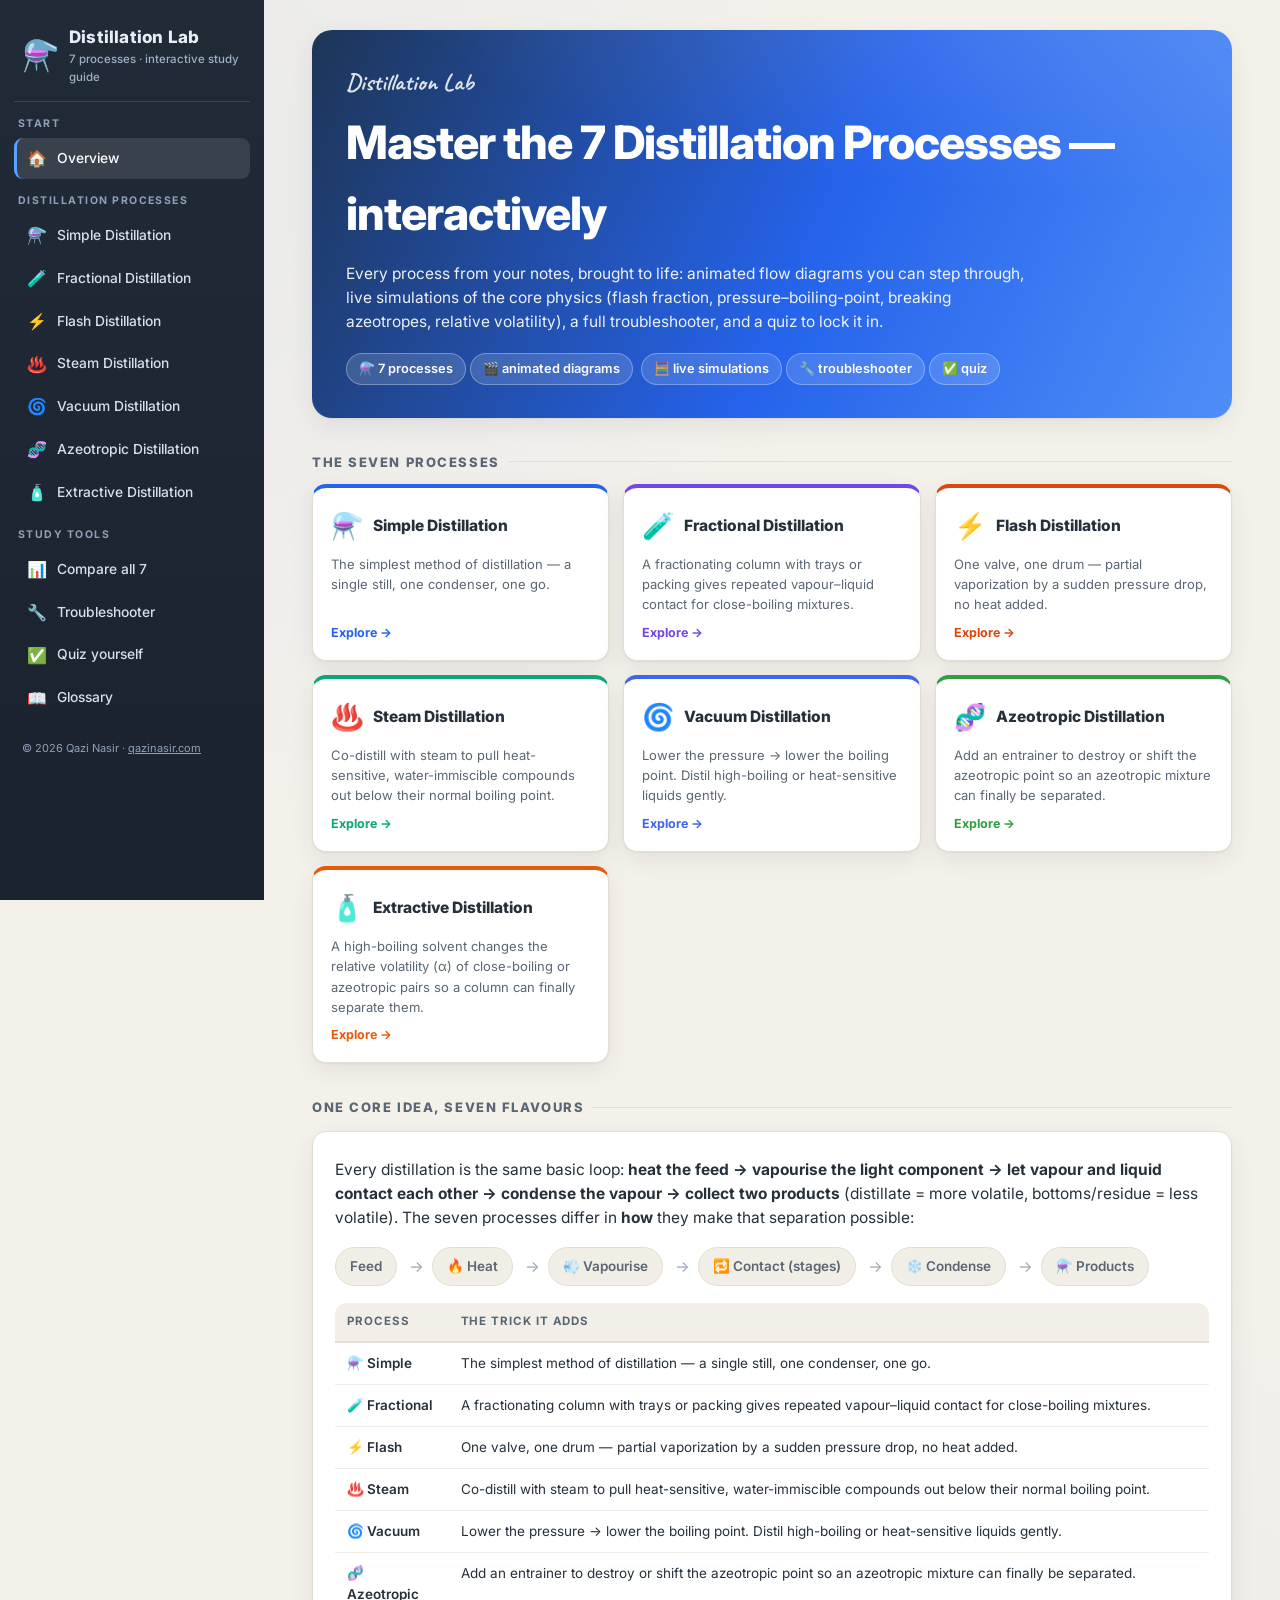
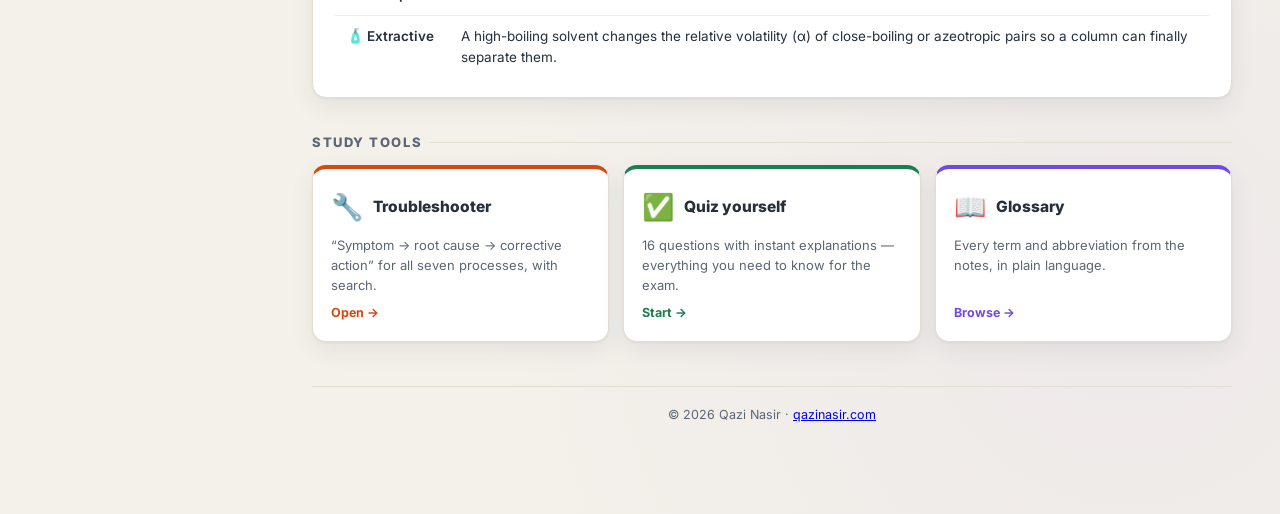
<file: app/index.html>
<!DOCTYPE html>
<html lang="en">
<head>
  <meta charset="UTF-8">
  <meta name="viewport" content="width=device-width, initial-scale=1">
  <title>Distillation Lab — Interactive Guide to Distillation Processes</title>
  <link rel="icon" href="data:image/svg+xml,<svg xmlns='http://www.w3.org/2000/svg' viewBox='0 0 100 100'><text y='.9em' font-size='90'>⚗️</text></svg>">
  <link rel="preconnect" href="https://fonts.googleapis.com">
  <link rel="preconnect" href="https://fonts.gstatic.com" crossorigin>
  <link href="https://fonts.googleapis.com/css2?family=Caveat:wght@600;700&family=Inter:wght@400;500;600;700;800&display=swap" rel="stylesheet">
  <link rel="stylesheet" href="css/styles.css">
</head>
<body>
  <div id="app">
    <button id="navToggle" aria-label="Menu">☰</button>
    <aside id="sidebar"></aside>
    <main id="main" tabindex="-1"></main>
  </div>
  <div id="tooltip" role="tooltip"></div>
  <script src="js/data.js"></script>
  <script src="js/diagrams.js"></script>
  <script src="js/widgets.js"></script>
  <script src="js/app.js"></script>
</body>
</html>
</file>
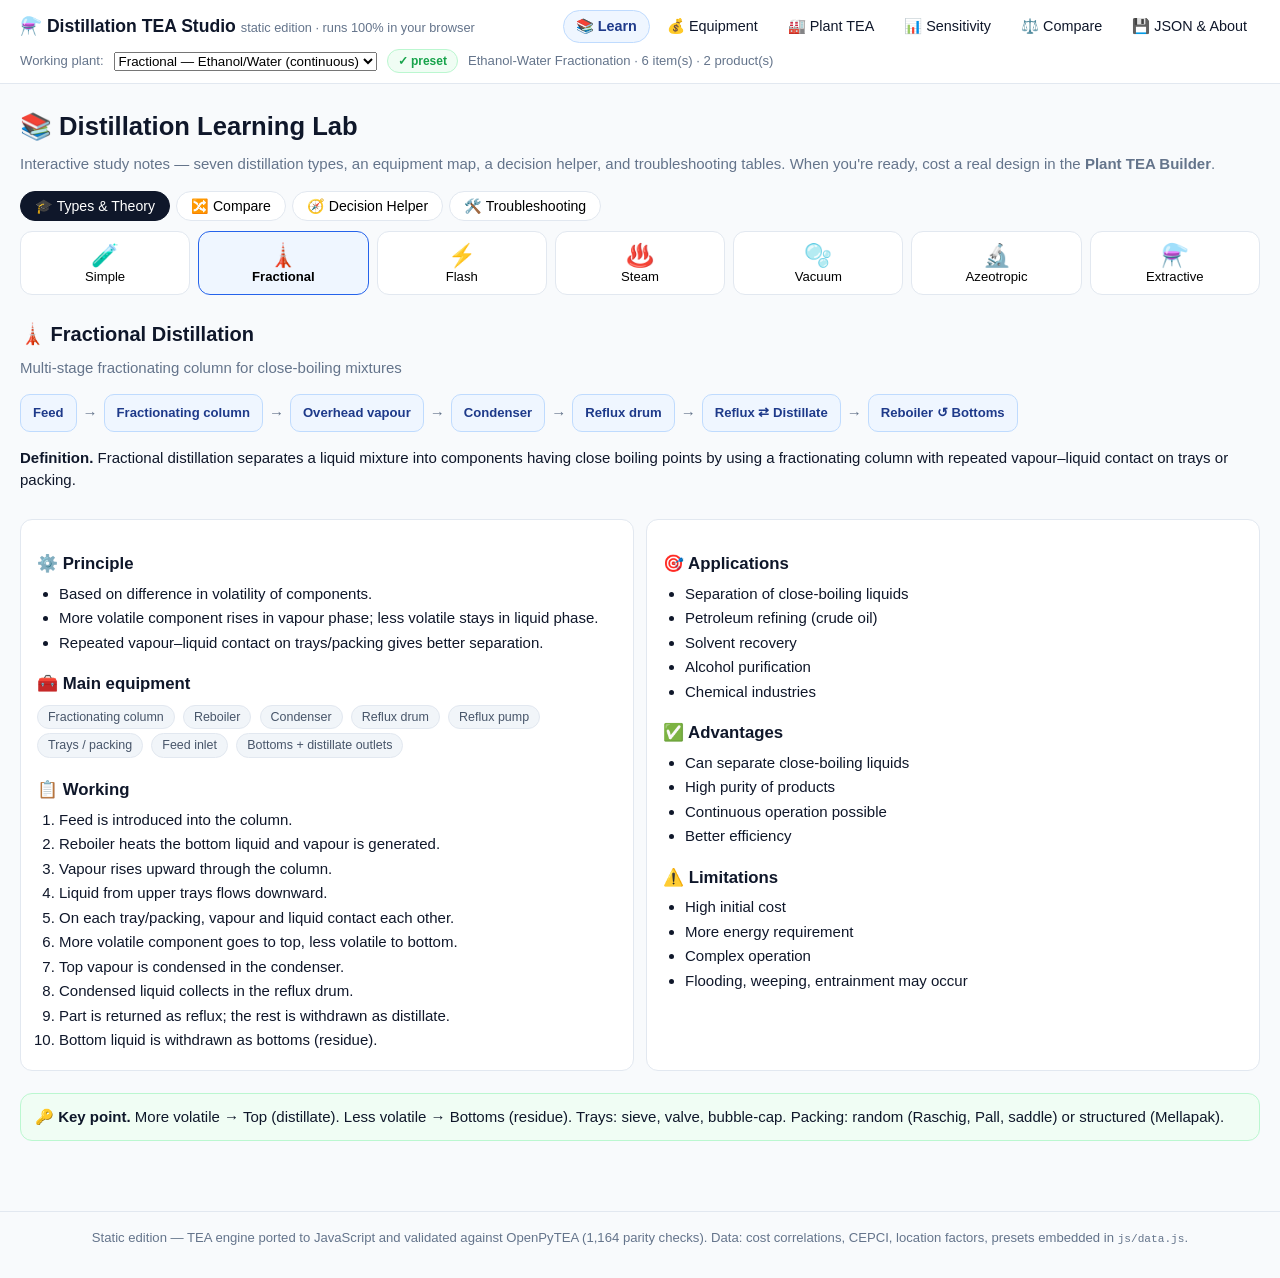
<file: webapp/index.html>
<!doctype html>
<html lang="en">
<head>
<meta charset="utf-8">
<meta name="viewport" content="width=device-width, initial-scale=1">
<title>Distillation TEA Studio — static edition</title>
<meta name="description" content="Static (no-backend) distillation techno-economic analysis studio. Equipment costing, plant TEA, sensitivity, Monte Carlo — all in your browser.">
<style>
  :root {
    --bg: #f8fafc; --card: #ffffff; --ink: #0f172a; --muted: #64748b;
    --line: #e2e8f0; --accent: #2563eb; --accent-soft: #eff6ff;
    --green: #16a34a; --green-soft: #f0fdf4; --amber: #d97706; --amber-soft: #fffbeb;
    --red: #dc2626; --red-soft: #fef2f2; --radius: 12px;
  }
  * { box-sizing: border-box; }
  body { margin: 0; background: var(--bg); color: var(--ink);
         font-family: -apple-system, BlinkMacSystemFont, "Segoe UI", Roboto, "Helvetica Neue", Arial, sans-serif;
         font-size: 15px; line-height: 1.5; }
  a { color: var(--accent); }
  header.topbar { background: var(--card); border-bottom: 1px solid var(--line);
    padding: 10px 20px; position: sticky; top: 0; z-index: 50; }
  .topbar-row { display: flex; gap: 12px; align-items: center; flex-wrap: wrap; max-width: 1280px; margin: 0 auto; }
  .brand { font-weight: 800; font-size: 1.1rem; }
  .brand small { font-weight: 400; color: var(--muted); font-size: 0.8rem; }
  nav.tabs { display: flex; gap: 4px; flex-wrap: wrap; margin-left: auto; }
  nav.tabs button { border: 1px solid transparent; background: transparent; padding: 7px 12px;
    border-radius: 999px; cursor: pointer; font-size: 0.9rem; color: var(--ink); }
  nav.tabs button:hover { background: #f1f5f9; }
  nav.tabs button.active { background: var(--accent-soft); border-color: #bfdbfe; color: #1e3a8a; font-weight: 700; }
  .presetbar { display: flex; gap: 10px; align-items: center; flex-wrap: wrap; max-width: 1280px; margin: 6px auto 0; }
  .presetbar select { max-width: 420px; }
  .badge { display: inline-block; font-size: 0.75rem; font-weight: 700; padding: 2px 10px; border-radius: 999px; }
  .badge.clean { background: var(--green-soft); color: var(--green); border: 1px solid #bbf7d0; }
  .badge.dirty { background: var(--amber-soft); color: var(--amber); border: 1px solid #fde68a; }
  main { max-width: 1280px; margin: 0 auto; padding: 18px 20px 60px; }
  .page { display: none; } .page.active { display: block; }
  h1 { font-size: 1.6rem; margin: 0.2em 0 0.3em; }
  h2 { font-size: 1.25rem; margin: 1.2em 0 0.4em; }
  h3 { font-size: 1.05rem; margin: 1em 0 0.4em; }
  .lede { color: var(--muted); margin-top: 0; }
  .card { background: var(--card); border: 1px solid var(--line); border-radius: var(--radius); padding: 14px 16px; margin: 12px 0; }
  .grid { display: grid; gap: 12px; }
  .grid.kpi5 { grid-template-columns: repeat(5, 1fr); }
  .grid.kpi4 { grid-template-columns: repeat(4, 1fr); }
  .grid.c2 { grid-template-columns: 1fr 1fr; }
  .grid.c3 { grid-template-columns: repeat(3, 1fr); }
  .grid.c4 { grid-template-columns: repeat(4, 1fr); }
  @media (max-width: 900px) { .grid.kpi5, .grid.kpi4, .grid.c4 { grid-template-columns: 1fr 1fr; } .grid.c2, .grid.c3 { grid-template-columns: 1fr; } }
  .kpi { background: var(--card); border: 1px solid var(--line); border-radius: var(--radius); padding: 10px 12px; }
  .kpi .kpi-label { font-size: 0.78rem; color: var(--muted); }
  .kpi .kpi-value { font-size: 1.25rem; font-weight: 800; }
  .kpi .kpi-sub { font-size: 0.75rem; color: var(--muted); }
  .kpi.good .kpi-value { color: var(--green); } .kpi.bad .kpi-value { color: var(--red); }
  .pill { display: inline-block; background: #f1f5f9; border: 1px solid var(--line);
          border-radius: 999px; padding: 2px 10px; font-size: 0.78rem; color: #475569; margin: 2px 4px 2px 0; }
  .callout { background: var(--green-soft); border: 1px solid #bbf7d0; border-radius: var(--radius); padding: 12px 14px; margin: 10px 0; }
  .warn-callout { background: var(--amber-soft); border: 1px solid #fde68a; border-radius: var(--radius); padding: 12px 14px; margin: 10px 0; }
  .err-callout { background: var(--red-soft); border: 1px solid #fecaca; border-radius: var(--radius); padding: 12px 14px; margin: 10px 0; color: #7f1d1d; }
  .subtabs { display: flex; gap: 6px; flex-wrap: wrap; margin: 10px 0; }
  .subtabs button { border: 1px solid var(--line); background: var(--card); padding: 6px 14px; border-radius: 999px; cursor: pointer; font-size: 0.88rem; }
  .subtabs button.active { background: var(--ink); color: #fff; border-color: var(--ink); }
  .flow-strip { display: flex; align-items: stretch; flex-wrap: wrap; gap: 0; margin: 10px 0; }
  .flow-node { background: var(--accent-soft); border: 1px solid #bfdbfe; color: #1e3a8a;
    padding: 8px 12px; border-radius: 10px; font-size: 0.82rem; font-weight: 600; }
  .flow-arrow { align-self: center; padding: 0 6px; color: var(--muted); font-weight: 700; }
  table.data { width: 100%; border-collapse: collapse; font-size: 0.88rem; }
  table.data th, table.data td { border-bottom: 1px solid var(--line); padding: 7px 8px; text-align: left; }
  table.data th { background: #f8fafc; font-size: 0.78rem; text-transform: uppercase; letter-spacing: 0.03em; color: var(--muted); }
  table.data tr:last-child td { border-bottom: none; }
  table.data td.num, table.data th.num { text-align: right; font-variant-numeric: tabular-nums; }
  table.data input, table.data select { width: 100%; padding: 5px 7px; border: 1px solid var(--line); border-radius: 8px; font-size: 0.88rem; }
  .field { margin: 8px 0; }
  .field label { display: block; font-size: 0.8rem; color: var(--muted); margin-bottom: 3px; }
  .field input, .field select, .field textarea { width: 100%; padding: 7px 9px; border: 1px solid var(--line); border-radius: 8px; font-size: 0.92rem; background: #fff; color: var(--ink); }
  .field input[type="checkbox"] { width: auto; }
  .btn { border: 1px solid var(--line); background: var(--card); padding: 8px 16px; border-radius: 9px;
         cursor: pointer; font-size: 0.9rem; font-weight: 600; }
  .btn:hover { background: #f1f5f9; }
  .btn.primary { background: var(--accent); border-color: var(--accent); color: #fff; }
  .btn.primary:hover { background: #1d4ed8; }
  .btn.danger { color: var(--red); border-color: #fecaca; }
  .btn.sm { padding: 4px 10px; font-size: 0.8rem; }
  .btn-row { display: flex; gap: 8px; flex-wrap: wrap; margin: 10px 0; }
  details.expander { background: var(--card); border: 1px solid var(--line); border-radius: var(--radius); margin: 12px 0; }
  details.expander summary { padding: 12px 16px; cursor: pointer; font-weight: 700; }
  details.expander .body { padding: 0 16px 14px; }
  .chart-title { font-weight: 700; margin: 6px 0 4px; font-size: 0.95rem; }
  .chart-sub { color: var(--muted); font-size: 0.82rem; text-align: center; }
  .chart-empty { color: var(--muted); padding: 30px; text-align: center; border: 1px dashed var(--line); border-radius: var(--radius); }
  .chart-legend { display: flex; gap: 12px; flex-wrap: wrap; justify-content: center; font-size: 0.8rem; color: #475569; margin-top: 6px; }
  .chart-legend .sw { display: inline-block; width: 12px; height: 12px; border-radius: 3px; margin-right: 5px; vertical-align: baseline; }
  .typebtns { display: grid; grid-template-columns: repeat(7, 1fr); gap: 8px; margin: 10px 0; }
  @media (max-width: 900px) { .typebtns { grid-template-columns: repeat(4, 1fr); } }
  .typebtns button { border: 1px solid var(--line); background: var(--card); border-radius: var(--radius);
    padding: 10px 4px; cursor: pointer; font-size: 0.82rem; }
  .typebtns button .ic { font-size: 1.4rem; display: block; }
  .typebtns button.active { border-color: var(--accent); background: var(--accent-soft); font-weight: 700; }
  .small { font-size: 0.82rem; color: var(--muted); }
  .mono { font-family: ui-monospace, SFMono-Regular, Menlo, Consolas, monospace; font-size: 0.85em; }
  textarea.code { font-family: ui-monospace, SFMono-Regular, Menlo, Consolas, monospace; font-size: 0.8rem; }
  footer { border-top: 1px solid var(--line); color: var(--muted); font-size: 0.82rem; padding: 16px 20px 30px; text-align: center; }
  ul.tight, ol.tight { margin: 4px 0; padding-left: 22px; }
  ul.tight li, ol.tight li { margin: 2px 0; }
</style>
</head>
<body>
<header class="topbar">
  <div class="topbar-row">
    <div class="brand">⚗️ Distillation TEA Studio <small>static edition · runs 100% in your browser</small></div>
    <nav class="tabs" id="nav"></nav>
  </div>
  <div class="presetbar">
    <label class="small" for="presetSel">Working plant:</label>
    <select id="presetSel"></select>
    <span id="dirtyBadge"></span>
    <span class="small" id="plantSummary"></span>
  </div>
</header>

<main>
  <section class="page" id="page-learn">
    <h1>📚 Distillation Learning Lab</h1>
    <p class="lede">Interactive study notes — seven distillation types, an equipment map, a decision helper,
      and troubleshooting tables. When you're ready, cost a real design in the <b>Plant TEA Builder</b>.</p>
    <div class="subtabs" id="learnTabs"></div>
    <div id="learnBody"></div>
  </section>

  <section class="page" id="page-equip">
    <h1>💰 Equipment Costing Studio</h1>
    <p class="lede">Every cost comes from the built-in correlation database (Turton / Seider / Perry / Towler sources)
      with <b>CEPCI inflation adjustment</b>. Pick a category → type → size and watch purchased vs. installed (direct) cost update live.</p>
    <div id="equipBody"></div>
  </section>

  <section class="page" id="page-builder">
    <h1>🏭 Plant TEA Builder</h1>
    <p class="lede">Configure a distillation plant — equipment, products, utilities, finance — then run a full
      assessment: CAPEX, OPEX, cash flow, <b>NPV · IRR · ROI · payback · LCOP</b>, with breakdown charts.</p>
    <div id="builderBody"></div>
  </section>

  <section class="page" id="page-sens">
    <h1>📊 Sensitivity &amp; Uncertainty</h1>
    <p class="lede">One-way sensitivity, tornado diagrams, and Monte Carlo simulation on the working plant.</p>
    <div class="subtabs" id="sensTabs"></div>
    <div id="sensBody"></div>
  </section>

  <section class="page" id="page-compare">
    <h1>⚖️ Compare Designs</h1>
    <p class="lede">Snapshot the working plant as named designs, then compare KPIs side-by-side.</p>
    <div id="compareBody"></div>
  </section>

  <section class="page" id="page-json">
    <h1>💾 JSON &amp; About</h1>
    <p class="lede">Export / import the working plant as JSON, and read the methodology notes.</p>
    <div class="subtabs" id="jsonTabs"></div>
    <div id="jsonBody"></div>
  </section>
</main>

<footer>
  Static edition — TEA engine ported to JavaScript and validated against OpenPyTEA
  (<span id="parityNote">1,164 parity checks</span>).
  Data: cost correlations, CEPCI, location factors, presets embedded in <span class="mono">js/data.js</span>.
</footer>

<script src="js/data.js"></script>
<script src="js/tea.js"></script>
<script src="js/charts.js"></script>
<script src="js/app.js"></script>
<script src="js/plant.js"></script>
</body>
</html>
</file>
<file: app/css/styles.css>
/* ============ Distillation Lab — styles ============ */
:root{
  --bg:#f4f1ea;
  --paper:#ffffff;
  --ink:#26303b;
  --ink-soft:#5b6675;
  --line:#e3ded2;
  --good:#1a7f4e;
  --good-bg:#e5f5ec;
  --warn:#a4650e;
  --warn-bg:#fdf1dd;
  --bad:#b23434;
  --bad-bg:#fbe9e9;
  --accent:#2563eb;
  --hand:'Caveat','Segoe Script',cursive;
  --body:'Inter',-apple-system,'Segoe UI',Roboto,Arial,sans-serif;
  --mono:ui-monospace,SFMono-Regular,Menlo,Consolas,monospace;
  --shadow:0 1px 2px rgba(38,48,59,.06),0 8px 24px rgba(38,48,59,.08);
}
*{box-sizing:border-box;margin:0;padding:0}
html{scroll-behavior:smooth}
body{
  font-family:var(--body);
  background:
    radial-gradient(circle at 12% 8%, rgba(37,99,235,.05), transparent 32%),
    radial-gradient(circle at 88% 90%, rgba(122,84,226,.05), transparent 30%),
    var(--bg);
  color:var(--ink);
  font-size:15.5px;
  line-height:1.55;
}
#app{display:flex;min-height:100vh}

/* ---------- Sidebar ---------- */
#sidebar{
  width:264px;flex:0 0 264px;position:sticky;top:0;height:100vh;overflow-y:auto;
  background:linear-gradient(180deg,#212b38,#1a222d);
  color:#e8edf4;padding:18px 14px 30px;
}
.brand{display:flex;gap:10px;align-items:center;padding:6px 8px 14px;border-bottom:1px solid rgba(255,255,255,.12);margin-bottom:12px}
.brand .flask{font-size:30px;line-height:1}
.brand h1{font-size:17px;font-weight:800;letter-spacing:.2px}
.brand small{display:block;color:#9fb0c4;font-size:11.5px;font-weight:500;margin-top:1px}
.navgroup{margin:14px 4px 6px;font-size:10.5px;font-weight:700;letter-spacing:.14em;text-transform:uppercase;color:#8fa1b8}
.navlink{
  display:flex;align-items:center;gap:10px;padding:8px 10px;border-radius:9px;
  color:#d6e0ec;text-decoration:none;font-size:13.8px;font-weight:500;margin:2px 0;
  border-left:3px solid transparent;transition:background .15s;
}
.navlink:hover{background:rgba(255,255,255,.07)}
.navlink.active{background:rgba(255,255,255,.11);color:#fff;border-left-color:var(--navc,#5aa2ff)}
.navlink .dot{width:9px;height:9px;border-radius:50%;flex:0 0 9px;background:var(--navc,#5aa2ff)}
.navlink .ico{width:20px;text-align:center;font-size:16px}
#navToggle{
  display:none;position:fixed;top:12px;left:12px;z-index:60;width:42px;height:42px;
  border-radius:10px;border:none;background:#212b38;color:#fff;font-size:19px;cursor:pointer;box-shadow:var(--shadow);
}

/* ---------- Main ---------- */
main{flex:1;min-width:0;padding:30px clamp(16px,4vw,48px) 90px}
.page{max-width:1080px;margin:0 auto}
.kicker{font-family:var(--hand);font-size:24px;color:var(--accent);font-weight:700}
h1.page-title{font-size:clamp(26px,3.4vw,38px);font-weight:800;letter-spacing:-.5px;margin:2px 0 10px}
.lede{color:var(--ink-soft);font-size:16px;max-width:760px}
.section-title{
  font-size:13px;font-weight:800;letter-spacing:.12em;text-transform:uppercase;color:var(--ink-soft);
  margin:34px 0 12px;display:flex;align-items:center;gap:8px;
}
.section-title::after{content:"";flex:1;height:1px;background:var(--line)}

.card{
  background:var(--paper);border:1px solid var(--line);border-radius:14px;
  box-shadow:var(--shadow);padding:20px 22px;margin:14px 0;
}
.card h3{font-size:16px;font-weight:700;margin-bottom:8px;display:flex;align-items:center;gap:8px}
.card p{margin:6px 0}
ul.clean{list-style:none}
ul.clean li{padding:5px 0 5px 22px;position:relative}
ul.clean li::before{content:"";position:absolute;left:4px;top:13px;width:7px;height:7px;border-radius:50%;background:var(--accent)}
.grid2{display:grid;grid-template-columns:1fr 1fr;gap:14px}
.grid3{display:grid;grid-template-columns:repeat(3,1fr);gap:14px}
@media(max-width:860px){.grid2,.grid3{grid-template-columns:1fr}}

.chip{
  display:inline-flex;align-items:center;gap:6px;padding:5px 12px;border-radius:999px;
  background:#f1eee6;border:1px solid var(--line);font-size:12.8px;font-weight:600;color:var(--ink-soft);margin:3px 4px 3px 0;
}
.badge{
  display:inline-block;padding:3px 10px;border-radius:999px;font-size:11.5px;font-weight:700;letter-spacing:.02em;
  background:var(--accent);color:#fff;vertical-align:middle;
}
.badge.soft{background:color-mix(in srgb,var(--accent) 14%, white);color:var(--accent);border:1px solid color-mix(in srgb,var(--accent) 35%, white)}

table.tbl{width:100%;border-collapse:collapse;font-size:13.5px;background:var(--paper);border-radius:12px;overflow:hidden}
table.tbl th{
  background:#f2efe8;text-align:left;padding:10px 12px;font-size:11.5px;letter-spacing:.08em;
  text-transform:uppercase;color:var(--ink-soft);border-bottom:2px solid var(--line);
}
table.tbl td{padding:10px 12px;border-bottom:1px solid #efece4;vertical-align:top}
table.tbl tr:last-child td{border-bottom:none}
table.tbl td:first-child{font-weight:600;color:var(--ink)}
.tablewrap{overflow-x:auto;border:1px solid var(--line);border-radius:12px;box-shadow:var(--shadow)}

/* pros / cons */
.procon{display:grid;grid-template-columns:1fr 1fr;gap:14px}
@media(max-width:760px){.procon{grid-template-columns:1fr}}
.pro,.con{border-radius:14px;padding:16px 18px}
.pro{background:var(--good-bg);border:1px solid #bfe3cf}
.con{background:var(--bad-bg);border:1px solid #efc9c9}
.pro h4,.con h4{font-size:13px;font-weight:800;letter-spacing:.06em;text-transform:uppercase;margin-bottom:8px}
.pro h4{color:var(--good)} .con h4{color:var(--bad)}
.pro li::before{background:var(--good)!important}
.con li::before{background:var(--bad)!important}

/* formula boxes */
.formula{
  font-family:var(--mono);background:#f7f5f0;border:1px dashed #cfc8b8;border-radius:10px;
  padding:12px 16px;font-size:14px;overflow-x:auto;white-space:nowrap;
}
.note-bubble{
  background:#fffdf4;border:1.5px dashed #d8cfa8;border-radius:12px;padding:10px 14px;
  font-size:13.5px;color:#6a6142;margin:10px 0;
}
.note-bubble b{color:#4d4629}

/* ---------- Process header ---------- */
.proc-head{
  border-radius:18px;padding:26px 28px;color:#fff;position:relative;overflow:hidden;
  background:linear-gradient(120deg,var(--accent),color-mix(in srgb,var(--accent) 60%, #10151c));
  box-shadow:var(--shadow);margin-bottom:8px;
}
.proc-head .kicker{color:rgba(255,255,255,.85)}
.proc-head h1{font-size:clamp(28px,3.6vw,40px);font-weight:800;letter-spacing:-.5px;margin:2px 0 10px}
.proc-head p{max-width:720px;color:rgba(255,255,255,.92)}
.usewhen{
  display:inline-flex;align-items:center;gap:8px;margin-top:14px;background:rgba(255,255,255,.16);
  border:1px solid rgba(255,255,255,.35);padding:8px 14px;border-radius:999px;font-size:13.5px;font-weight:600;
}
.usewhen b{font-weight:800}

/* ---------- Diagram ---------- */
.diagram-card{padding:14px}
.diagram-scroll{overflow-x:auto}
.diagram-scroll svg{min-width:760px;width:100%;height:auto;display:block}
.legend{display:flex;flex-wrap:wrap;gap:8px 18px;margin-top:10px;padding:10px 14px;background:#f8f6f1;border:1px dashed var(--line);border-radius:10px;font-size:12.5px}
.legend span{display:inline-flex;align-items:center;gap:7px;color:var(--ink-soft);font-weight:500}
.legend i{width:22px;height:0;border-top:3px solid var(--lc,#888);border-radius:2px;display:inline-block}
.legend i.sq{width:12px;height:12px;border:none;background:var(--lc,#888);border-radius:3px}

/* step player */
.stepbar{display:flex;align-items:center;gap:10px;margin-top:12px;flex-wrap:wrap}
.stepbar .step-text{flex:1;min-width:220px;font-size:13.8px;background:#f6f4ee;border:1px solid var(--line);border-radius:10px;padding:9px 13px}
.stepbar .step-text b{color:var(--accent)}
.stepbtn{
  border:1px solid var(--line);background:#fff;border-radius:9px;padding:8px 14px;font-size:13px;font-weight:700;
  cursor:pointer;color:var(--ink);transition:all .15s;font-family:var(--body);
}
.stepbtn:hover{border-color:var(--accent);color:var(--accent)}
.stepbtn.primary{background:var(--accent);border-color:var(--accent);color:#fff}
.stepbtn.primary:hover{filter:brightness(1.08);color:#fff}
.stepcount{font-size:12px;color:var(--ink-soft);font-weight:600}

/* svg part states */
svg .part{cursor:pointer}
svg .part:hover .hl{stroke:var(--accent);stroke-width:3}
svg g[data-step]{transition:opacity .4s}
svg g.step-dim{opacity:.22}
svg g.step-on .flash-outline{stroke:var(--accent);stroke-width:3.5;stroke-dasharray:7 5;animation:dash 1s linear infinite}
@keyframes dash{to{stroke-dashoffset:-24}}

/* ---------- Widgets ---------- */
.widget{--wc:var(--accent)}
.widget .widget-head{display:flex;justify-content:space-between;align-items:center;gap:10px;flex-wrap:wrap;margin-bottom:14px}
.widget .widget-head h3{font-size:15.5px;font-weight:800;display:flex;gap:8px;align-items:center}
.widget .widget-head h3 .ico{font-size:20px}
.widget .hint{font-size:12.5px;color:var(--ink-soft);margin-top:10px}
.ctl{display:grid;grid-template-columns:1fr;gap:14px}
.ctl-row{background:#f8f6f1;border:1px solid var(--line);border-radius:12px;padding:12px 16px}
.ctl-row label{display:flex;justify-content:space-between;font-size:13px;font-weight:700;margin-bottom:6px}
.ctl-row label output{font-family:var(--mono);font-size:13px;color:var(--wc)}
input[type=range]{width:100%;accent-color:var(--wc);height:26px;cursor:pointer}
.ctl-cols{display:grid;grid-template-columns:1fr 1fr;gap:14px}
@media(max-width:760px){.ctl-cols{grid-template-columns:1fr}}
.readouts{display:grid;grid-template-columns:repeat(auto-fit,minmax(150px,1fr));gap:10px;margin-top:14px}
.readout{background:#f8f6f1;border:1px solid var(--line);border-radius:12px;padding:10px 14px;text-align:center}
.readout .v{font-size:20px;font-weight:800;font-family:var(--mono);color:var(--wc)}
.readout .l{font-size:11.5px;color:var(--ink-soft);font-weight:600;letter-spacing:.03em;text-transform:uppercase;margin-top:2px}
.verdict{margin-top:12px;border-radius:12px;padding:11px 15px;font-size:14px;font-weight:600}
.verdict.ok{background:var(--good-bg);color:var(--good);border:1px solid #bfe3cf}
.verdict.warn{background:var(--warn-bg);color:var(--warn);border:1px solid #f0d9ae}
.verdict.bad{background:var(--bad-bg);color:var(--bad);border:1px solid #efc9c9}
.meter{height:12px;border-radius:999px;background:#e9e5da;overflow:hidden;margin-top:6px}
.meter i{display:block;height:100%;border-radius:999px;background:var(--wc);transition:width .3s}
.bar-pair{display:grid;grid-template-columns:110px 1fr;gap:8px;align-items:center;font-size:12.5px;font-weight:600;color:var(--ink-soft)}
.bar-pair .track{height:14px;background:#eceadf;border-radius:999px;overflow:hidden}
.bar-pair .track i{display:block;height:100%;border-radius:999px;transition:width .25s}

/* toggle (entrainer etc.) */
.toggle{display:inline-flex;background:#eceadf;border-radius:999px;padding:3px;border:1px solid var(--line)}
.toggle button{
  border:none;background:transparent;padding:7px 14px;border-radius:999px;font-size:12.5px;font-weight:700;
  cursor:pointer;color:var(--ink-soft);font-family:var(--body);transition:all .15s;
}
.toggle button.on{background:var(--wc,#2563eb);color:#fff;box-shadow:0 1px 4px rgba(0,0,0,.15)}

/* ---------- Troubleshooter ---------- */
.tchiprow{display:flex;flex-wrap:wrap;gap:8px;margin:10px 0 16px}
.tchip{
  border:1.5px solid var(--line);background:#fff;border-radius:999px;padding:8px 15px;font-size:13px;font-weight:700;
  cursor:pointer;color:var(--ink-soft);transition:all .15s;font-family:var(--body);
}
.tchip:hover{border-color:var(--tc);color:var(--tc)}
.tchip.on{background:var(--tc);border-color:var(--tc);color:#fff}
.symptom{
  width:100%;text-align:left;border:1px solid var(--line);background:#fff;border-radius:12px;
  padding:13px 16px;margin:8px 0;cursor:pointer;font-size:14px;font-weight:600;font-family:var(--body);
  display:flex;justify-content:space-between;align-items:center;gap:10px;transition:all .15s;
}
.symptom:hover{border-color:var(--tc);box-shadow:0 2px 8px rgba(0,0,0,.06)}
.symptom .arr{transition:transform .2s;color:var(--ink-soft)}
.symptom.open{border-color:var(--tc);background:color-mix(in srgb,var(--tc) 5%, white)}
.symptom.open .arr{transform:rotate(90deg)}
.sym-body{display:none;padding:4px 12px 14px 18px;border-left:3px solid var(--tc);margin:0 0 10px 10px}
.sym-body.open{display:block}
.sym-body .colhead{font-size:11px;font-weight:800;letter-spacing:.1em;text-transform:uppercase;margin:10px 0 4px;color:var(--ink-soft)}
.sym-body .colhead.fix{color:var(--good)}
.sym-body li::before{background:var(--tc)}
.sym-body .fix li::before{background:var(--good)!important}
.searchbox{
  width:100%;padding:11px 15px;border-radius:12px;border:1.5px solid var(--line);font-size:14px;
  font-family:var(--body);background:#fff;
}
.searchbox:focus{outline:none;border-color:var(--accent)}

/* ---------- Quiz ---------- */
.quiz-q{font-size:17px;font-weight:700;margin:14px 0}
.opt{
  display:flex;gap:10px;align-items:flex-start;width:100%;text-align:left;border:1.5px solid var(--line);
  background:#fff;border-radius:12px;padding:12px 15px;margin:8px 0;cursor:pointer;font-size:14px;font-family:var(--body);transition:all .12s;
}
.opt:hover{border-color:var(--accent)}
.opt .key{
  flex:0 0 26px;height:26px;border-radius:50%;background:#f1eee6;display:grid;place-items:center;
  font-weight:800;font-size:12.5px;color:var(--ink-soft);
}
.opt.correct{border-color:var(--good);background:var(--good-bg)}
.opt.correct .key{background:var(--good);color:#fff}
.opt.wrong{border-color:var(--bad);background:var(--bad-bg)}
.opt.wrong .key{background:var(--bad);color:#fff}
.opt:disabled{cursor:default;opacity:.92}
.qprog{height:8px;background:#e9e5da;border-radius:999px;overflow:hidden;margin:14px 0 6px}
.qprog i{display:block;height:100%;background:var(--accent);border-radius:999px;transition:width .3s}
.explain{margin-top:12px;border-radius:12px;padding:12px 15px;font-size:13.8px;background:#f3f7ff;border:1px solid #d3e0f8;color:#2c4a75}
.score-big{font-size:44px;font-weight:800;font-family:var(--mono)}

/* ---------- Home ---------- */
.hero{
  border-radius:20px;padding:34px 34px 30px;color:#fff;position:relative;overflow:hidden;
  background:
    radial-gradient(1200px 400px at 85% -20%, rgba(255,255,255,.16), transparent 60%),
    linear-gradient(115deg,#1d3557,#2563eb 55%,#4f8ef7);
  box-shadow:var(--shadow);margin-bottom:8px;
}
.hero h1{font-size:clamp(30px,4.4vw,46px);font-weight:800;letter-spacing:-1px;margin:6px 0 12px}
.hero p{max-width:680px;color:rgba(255,255,255,.92);font-size:15.5px}
.hero .chips{margin-top:16px}
.hero .chip{background:rgba(255,255,255,.14);border-color:rgba(255,255,255,.3);color:#fff}
.pcard{
  display:flex;flex-direction:column;gap:8px;background:var(--paper);border:1px solid var(--line);
  border-top:4px solid var(--pc);border-radius:14px;padding:18px;box-shadow:var(--shadow);
  text-decoration:none;color:var(--ink);transition:transform .15s, box-shadow .15s;
}
.pcard:hover{transform:translateY(-3px);box-shadow:0 4px 8px rgba(38,48,59,.08),0 14px 34px rgba(38,48,59,.12)}
.pcard .top{display:flex;align-items:center;gap:10px}
.pcard .ico{font-size:26px}
.pcard h3{font-size:15.5px;font-weight:800}
.pcard p{font-size:13px;color:var(--ink-soft);flex:1}
.pcard .go{font-size:12.5px;font-weight:700;color:var(--pc)}

/* accordion */
.acc-item{border:1px solid var(--line);border-radius:12px;margin:8px 0;background:#fff;overflow:hidden}
.acc-head{width:100%;text-align:left;padding:13px 16px;background:none;border:none;font-size:14px;font-weight:700;cursor:pointer;display:flex;justify-content:space-between;font-family:var(--body)}
.acc-head .arr{transition:transform .2s;color:var(--ink-soft)}
.acc-item.open .acc-head .arr{transform:rotate(90deg)}
.acc-body{display:none;padding:2px 16px 14px;font-size:13.8px;color:var(--ink-soft)}
.acc-item.open .acc-body{display:block}
.acc-body ul{padding-left:18px}
.acc-body li{margin:4px 0}

/* glossary */
.gloss{display:grid;grid-template-columns:1fr 1fr;gap:12px}
@media(max-width:820px){.gloss{grid-template-columns:1fr}}
.gterm{background:#fff;border:1px solid var(--line);border-left:4px solid var(--accent);border-radius:10px;padding:12px 15px}
.gterm h4{font-size:14px;margin-bottom:4px}
.gterm p{font-size:13px;color:var(--ink-soft)}

/* tooltip */
#tooltip{
  position:fixed;z-index:99;pointer-events:none;background:#212b38;color:#fff;font-size:12.5px;font-weight:600;
  padding:7px 11px;border-radius:8px;max-width:260px;line-height:1.4;display:none;box-shadow:0 6px 18px rgba(0,0,0,.25);
}
#tooltip::after{content:"";position:absolute;top:100%;left:14px;border:6px solid transparent;border-top-color:#212b38}

/* nav prevnext */
.prevnext{display:flex;justify-content:space-between;gap:10px;margin-top:36px}
.prevnext a{
  flex:1;max-width:46%;text-decoration:none;background:#fff;border:1px solid var(--line);border-radius:12px;
  padding:12px 16px;font-size:13.5px;font-weight:700;color:var(--ink);box-shadow:var(--shadow);transition:all .15s;
}
.prevnext a:hover{border-color:var(--accent);color:var(--accent)}
.prevnext a span{display:block;font-size:11px;color:var(--ink-soft);font-weight:600;text-transform:uppercase;letter-spacing:.08em}
.prevnext a.next{text-align:right;margin-left:auto}

footer.foot{margin-top:44px;padding-top:18px;border-top:1px solid var(--line);color:var(--ink-soft);font-size:12.5px;text-align:center}

/* mobile */
@media(max-width:900px){
  #sidebar{position:fixed;left:0;top:0;z-index:50;transform:translateX(-105%);transition:transform .25s;box-shadow:0 0 40px rgba(0,0,0,.3)}
  #sidebar.open{transform:translateX(0)}
  #navToggle{display:block}
  main{padding-top:66px}
  .proc-head{padding:20px}
}

/* ============ Professional motion & spotlight ============ */
/* directional flow shimmer on all D.flow() streams */
svg .flowline{stroke-dasharray:10 8;animation:flowmove .9s linear infinite}
@keyframes flowmove{to{stroke-dashoffset:-18}}
/* gentle breathing pulse on column vapour/liquid arrows */
svg .vapor{animation:vpulse 2.6s ease-in-out infinite}
svg .liquid{animation:vpulse 2.6s ease-in-out infinite reverse}
@keyframes vpulse{0%,100%{opacity:.55}50%{opacity:1}}

/* spotlight: smooth crossfade + desaturation + glow on the active step */
svg g[data-step]{transition:opacity .45s ease,filter .45s ease}
svg g.step-dim{opacity:.16;filter:saturate(.35)}
svg g.step-on{transform-box:fill-box;transform-origin:center;animation:stepin .5s ease;filter:drop-shadow(0 0 7px color-mix(in srgb,var(--accent) 60%, transparent))}
@keyframes stepin{from{opacity:0;transform:translateY(5px) scale(.985)}to{opacity:1;transform:none}}
.diagram-scroll svg{user-select:none;-webkit-user-select:none}

/* step player: progress bar, pill counter, animated narration */
.stepprog{flex:1 1 100%;height:6px;background:#e9e5da;border-radius:999px;overflow:hidden}
.stepprog i{display:block;height:100%;width:0;border-radius:999px;background:linear-gradient(90deg,var(--accent),color-mix(in srgb,var(--accent) 45%, #fff));transition:width .45s ease}
.stepcount{background:#fff;border:1px solid var(--line);border-radius:999px;padding:4px 12px}
.stepbar .step-text.swap{animation:textswap .35s ease}
@keyframes textswap{from{opacity:0;transform:translateY(4px)}to{opacity:1;transform:none}}
.stepbtn:active{transform:scale(.95)}

/* page + card entrances */
@keyframes pagein{from{opacity:0;transform:translateY(10px)}to{opacity:1;transform:none}}
.hero,.page{animation:pagein .45s ease both}
@keyframes cardin{from{opacity:0;transform:translateY(14px)}to{opacity:1;transform:none}}
.grid3 .pcard{animation:cardin .55s ease backwards}
.grid3 .pcard:nth-child(2){animation-delay:.06s}
.grid3 .pcard:nth-child(3){animation-delay:.12s}
.grid3 .pcard:nth-child(4){animation-delay:.18s}
.grid3 .pcard:nth-child(5){animation-delay:.24s}
.grid3 .pcard:nth-child(6){animation-delay:.3s}
.grid3 .pcard:nth-child(7){animation-delay:.36s}

/* hero ambient drift */
.hero{animation:pagein .45s ease both,herodrift 16s ease-in-out 1s infinite alternate}
@keyframes herodrift{from{background-position:0% 0%,0 0}to{background-position:100% 60%,0 0}}

/* smooth expand + feedback */
@keyframes dropin{from{opacity:0;transform:translateY(-4px)}to{opacity:1;transform:none}}
.acc-item.open .acc-body{display:block;animation:dropin .28s ease}
.sym-body.open{display:block;animation:dropin .28s ease}
.opt.correct,.opt.wrong{animation:pop .3s ease}
@keyframes pop{0%{transform:scale(1)}40%{transform:scale(1.015)}100%{transform:scale(1)}}
.explain{animation:dropin .3s ease}
input[type=range]:active{cursor:grabbing}

/* accessibility: honour reduced-motion */
@media (prefers-reduced-motion:reduce){
  *,*::before,*::after{animation-duration:.01ms!important;animation-iteration-count:1!important;transition-duration:.01ms!important}
  svg .flowline,svg .vapor,svg .liquid{animation:none}
}
</file>
